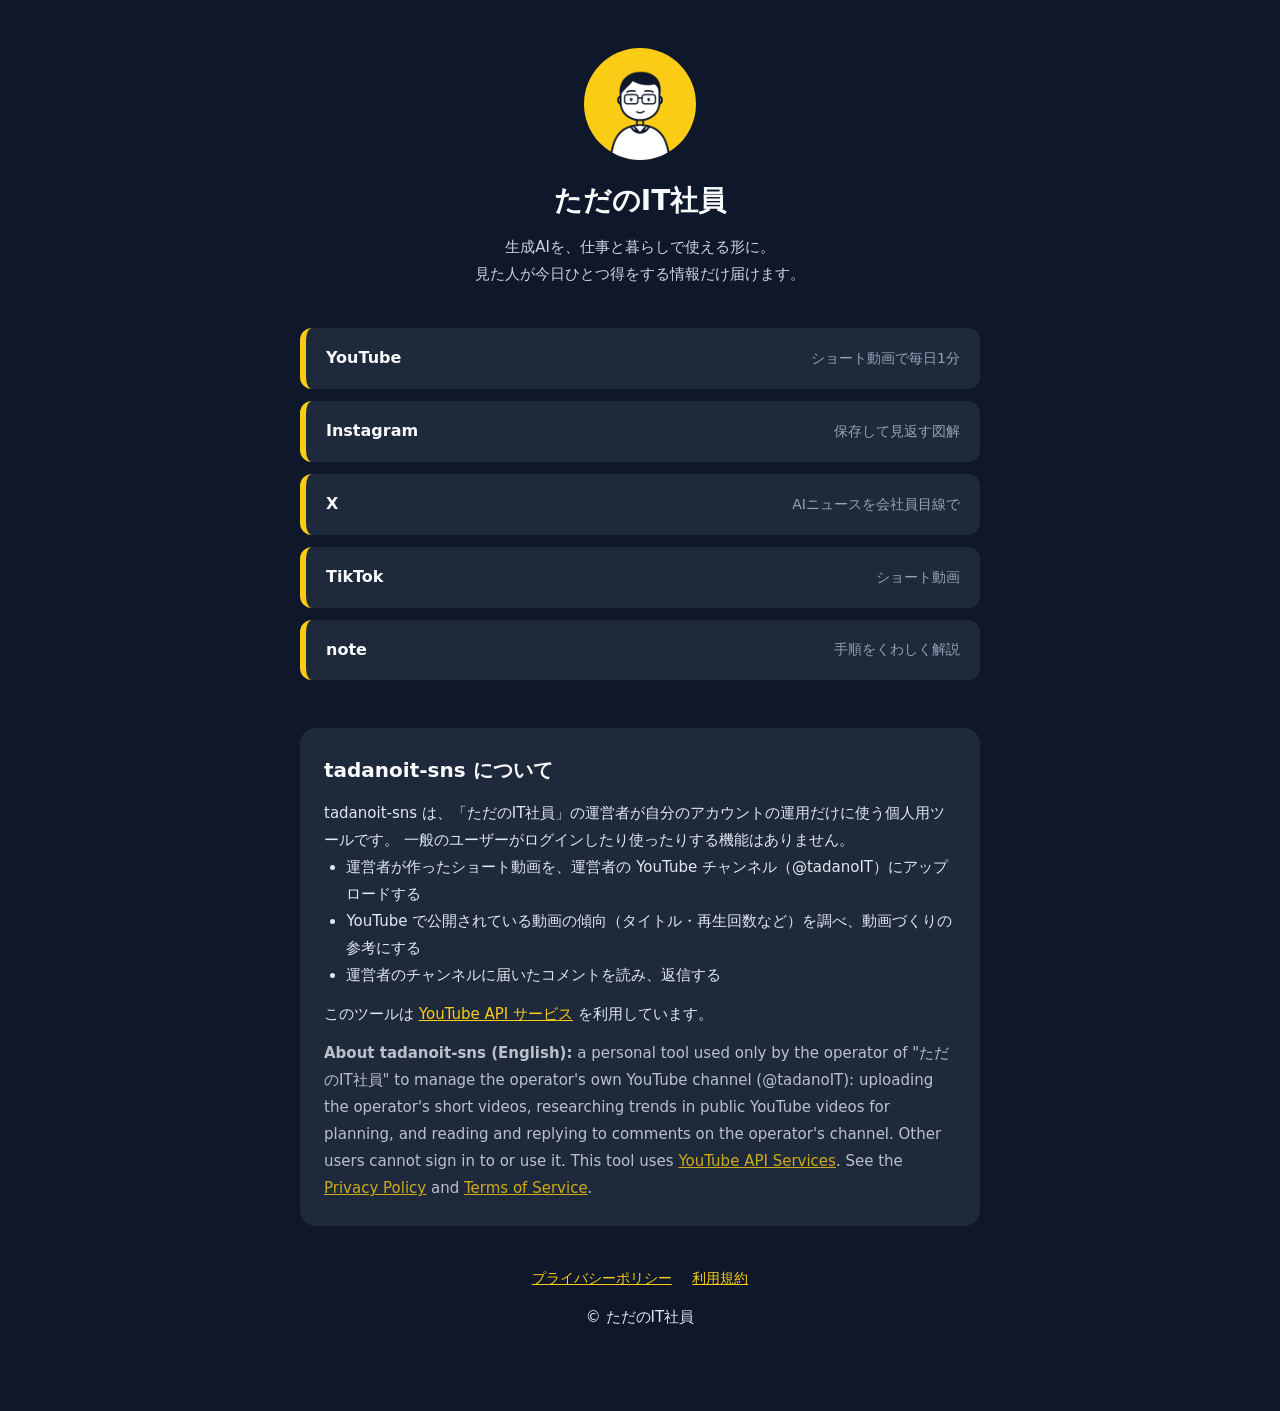
<file: index.html>
<!doctype html>
<html lang="ja">
<head>
<meta charset="utf-8">
<meta name="viewport" content="width=device-width, initial-scale=1">
<title>ただのIT社員</title>
<meta name="description" content="ただのIT社員が、生成AIを仕事と暮らしで使える形にして、本当に役立つものだけ届けます。">
<link rel="icon" href="icon.png">
<link rel="stylesheet" href="style.css">
</head>
<body>
<main>
  <header>
    <img src="icon.png" alt="ただのIT社員のアイコン">
    <h1>ただのIT社員</h1>
    <p class="tagline">生成AIを、仕事と暮らしで使える形に。<br>見た人が今日ひとつ得をする情報だけ届けます。</p>
  </header>

  <nav class="links" aria-label="SNS">
    <a href="https://www.youtube.com/@tadanoIT">YouTube <span>ショート動画で毎日1分</span></a>
    <a href="https://www.instagram.com/tadanoit/">Instagram <span>保存して見返す図解</span></a>
    <a href="https://x.com/tadanoIT">X <span>AIニュースを会社員目線で</span></a>
    <a href="https://www.tiktok.com/@tadanoit">TikTok <span>ショート動画</span></a>
    <a href="https://note.com/tadanoit">note <span>手順をくわしく解説</span></a>
  </nav>

  <section id="tadanoit-sns">
    <h2>tadanoit-sns について</h2>
    <p>
      tadanoit-sns は、「ただのIT社員」の運営者が自分のアカウントの運用だけに使う個人用ツールです。
      一般のユーザーがログインしたり使ったりする機能はありません。
    </p>
    <ul>
      <li>運営者が作ったショート動画を、運営者の YouTube チャンネル（@tadanoIT）にアップロードする</li>
      <li>YouTube で公開されている動画の傾向（タイトル・再生回数など）を調べ、動画づくりの参考にする</li>
      <li>運営者のチャンネルに届いたコメントを読み、返信する</li>
    </ul>
    <p style="margin-top:12px">
      このツールは <a href="https://www.youtube.com/t/terms">YouTube API サービス</a> を利用しています。
    </p>
    <p lang="en" style="margin-top:12px; opacity:.8">
      <b>About tadanoit-sns (English):</b> a personal tool used only by the operator of "ただのIT社員" to manage the operator's own YouTube channel (@tadanoIT):
      uploading the operator's short videos, researching trends in public YouTube videos for planning, and reading and replying to comments on the operator's channel.
      Other users cannot sign in to or use it. This tool uses <a href="https://www.youtube.com/t/terms">YouTube API Services</a>.
      See the <a href="privacy.html#en">Privacy Policy</a> and <a href="terms.html#en">Terms of Service</a>.
    </p>
  </section>

  <footer>
    <a href="privacy.html">プライバシーポリシー</a>
    <a href="terms.html">利用規約</a>
    <p style="margin-top:12px">© ただのIT社員</p>
  </footer>
</main>
</body>
</html>
</file>
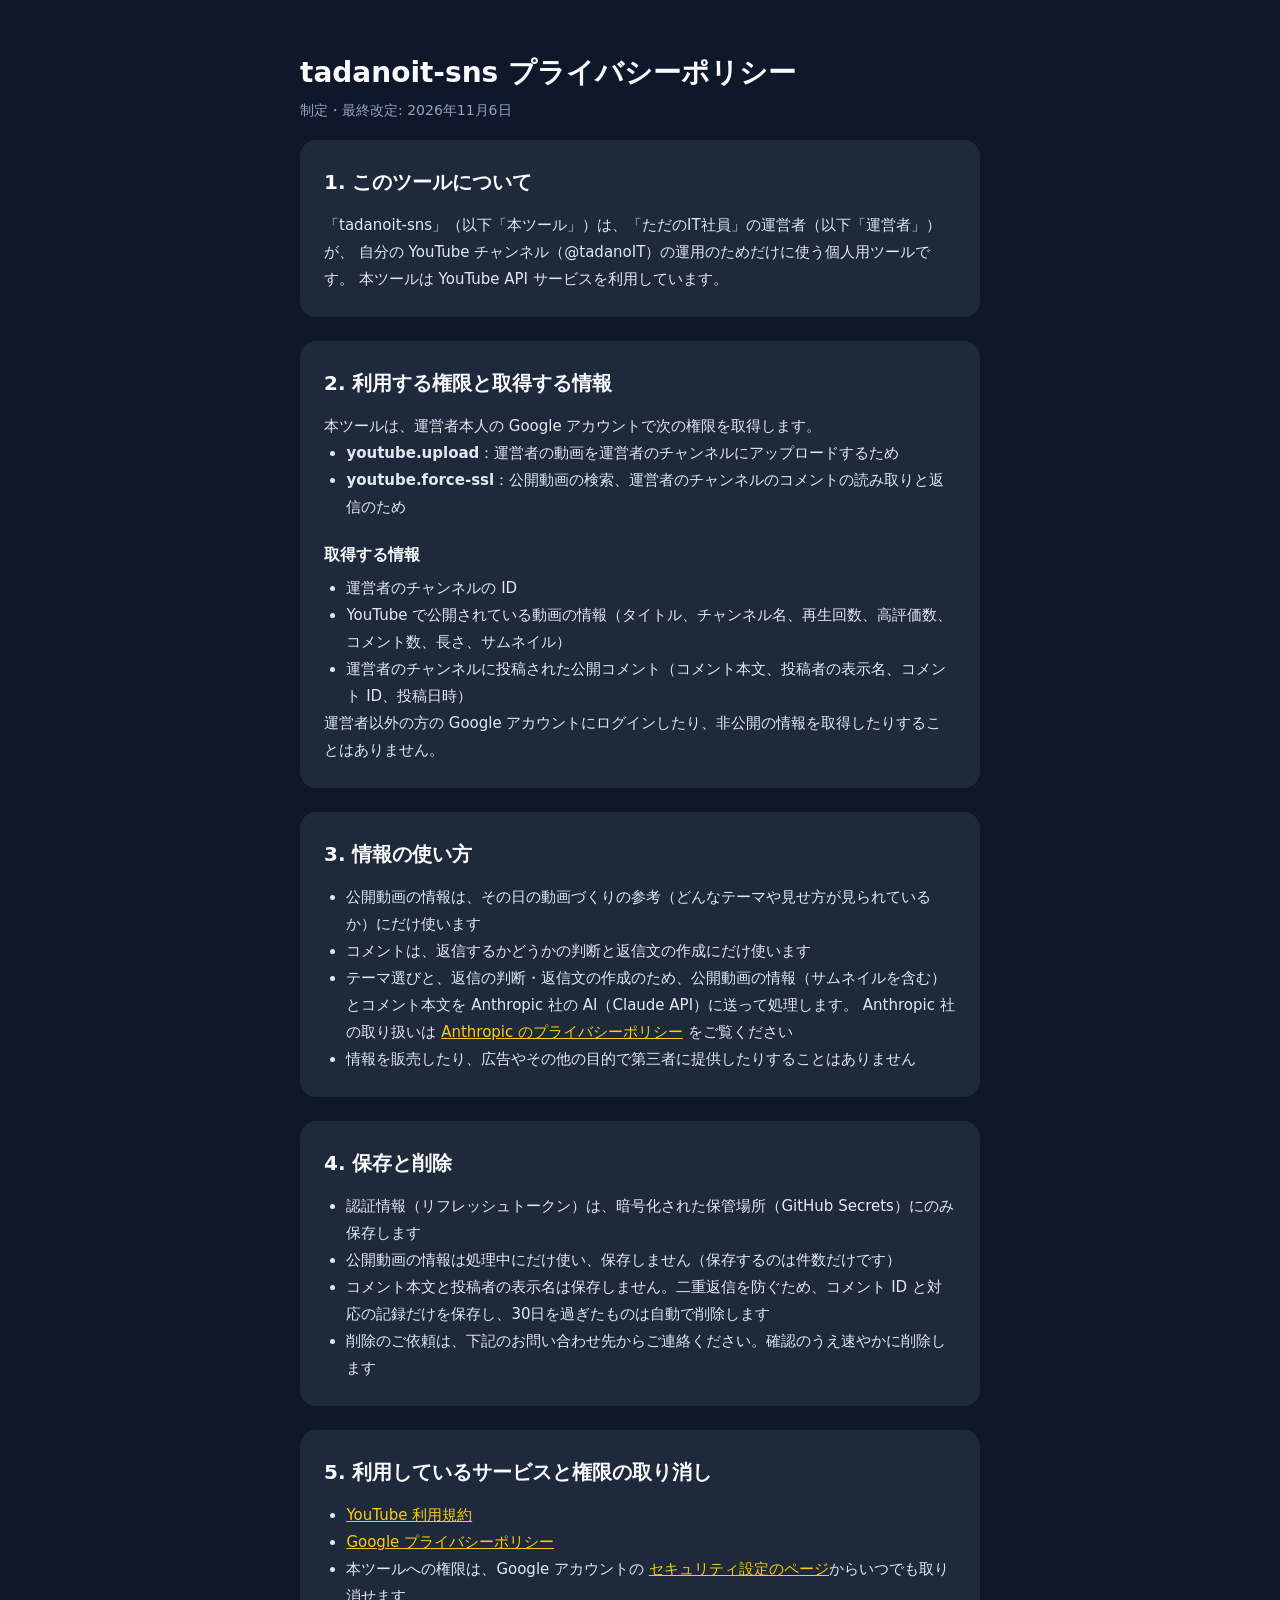
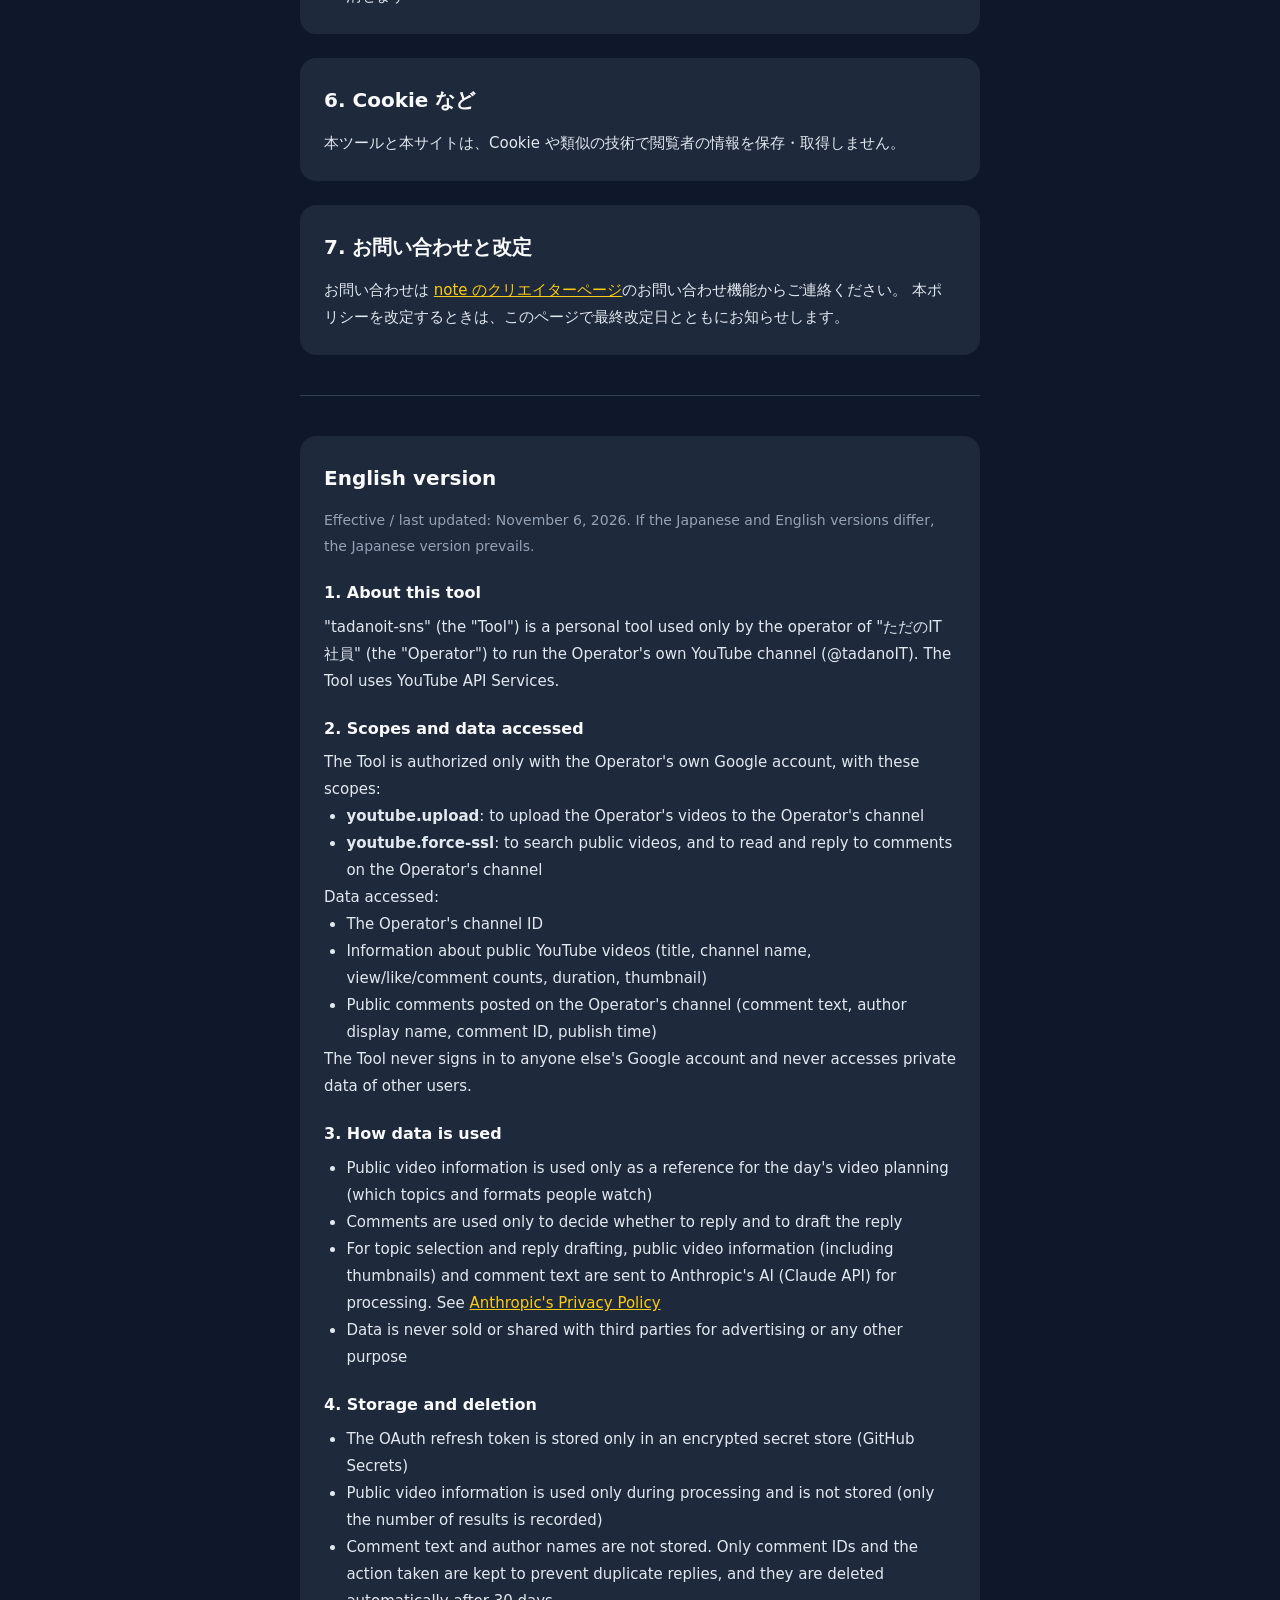
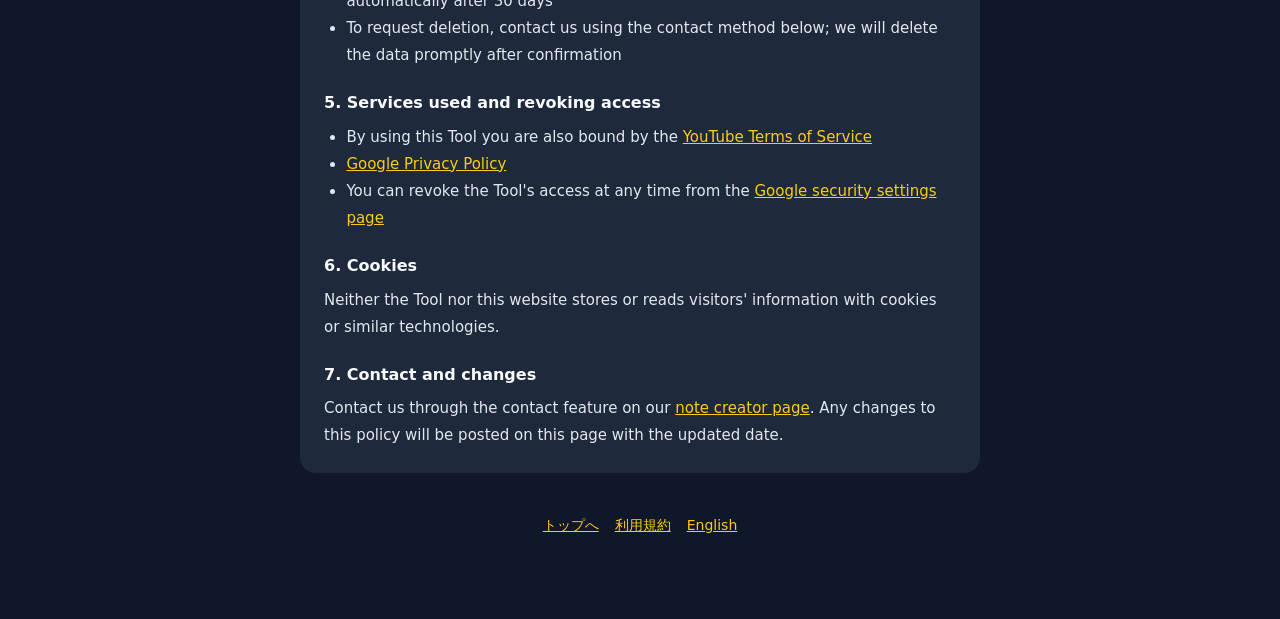
<file: privacy.html>
<!doctype html>
<html lang="ja">
<head>
<meta charset="utf-8">
<meta name="viewport" content="width=device-width, initial-scale=1">
<title>プライバシーポリシー｜tadanoit-sns</title>
<link rel="icon" href="icon.png">
<link rel="stylesheet" href="style.css">
</head>
<body>
<main>
  <h1>tadanoit-sns プライバシーポリシー</h1>
  <p class="updated">制定・最終改定: 2026年11月6日</p>

  <section>
    <h2>1. このツールについて</h2>
    <p>
      「tadanoit-sns」（以下「本ツール」）は、「ただのIT社員」の運営者（以下「運営者」）が、
      自分の YouTube チャンネル（@tadanoIT）の運用のためだけに使う個人用ツールです。
      本ツールは YouTube API サービスを利用しています。
    </p>
  </section>

  <section>
    <h2>2. 利用する権限と取得する情報</h2>
    <p>本ツールは、運営者本人の Google アカウントで次の権限を取得します。</p>
    <ul>
      <li><b>youtube.upload</b>：運営者の動画を運営者のチャンネルにアップロードするため</li>
      <li><b>youtube.force-ssl</b>：公開動画の検索、運営者のチャンネルのコメントの読み取りと返信のため</li>
    </ul>
    <h3>取得する情報</h3>
    <ul>
      <li>運営者のチャンネルの ID</li>
      <li>YouTube で公開されている動画の情報（タイトル、チャンネル名、再生回数、高評価数、コメント数、長さ、サムネイル）</li>
      <li>運営者のチャンネルに投稿された公開コメント（コメント本文、投稿者の表示名、コメント ID、投稿日時）</li>
    </ul>
    <p>運営者以外の方の Google アカウントにログインしたり、非公開の情報を取得したりすることはありません。</p>
  </section>

  <section>
    <h2>3. 情報の使い方</h2>
    <ul>
      <li>公開動画の情報は、その日の動画づくりの参考（どんなテーマや見せ方が見られているか）にだけ使います</li>
      <li>コメントは、返信するかどうかの判断と返信文の作成にだけ使います</li>
      <li>テーマ選びと、返信の判断・返信文の作成のため、公開動画の情報（サムネイルを含む）とコメント本文を Anthropic 社の AI（Claude API）に送って処理します。
        Anthropic 社の取り扱いは <a href="https://www.anthropic.com/legal/privacy">Anthropic のプライバシーポリシー</a> をご覧ください</li>
      <li>情報を販売したり、広告やその他の目的で第三者に提供したりすることはありません</li>
    </ul>
  </section>

  <section>
    <h2>4. 保存と削除</h2>
    <ul>
      <li>認証情報（リフレッシュトークン）は、暗号化された保管場所（GitHub Secrets）にのみ保存します</li>
      <li>公開動画の情報は処理中にだけ使い、保存しません（保存するのは件数だけです）</li>
      <li>コメント本文と投稿者の表示名は保存しません。二重返信を防ぐため、コメント ID と対応の記録だけを保存し、30日を過ぎたものは自動で削除します</li>
      <li>削除のご依頼は、下記のお問い合わせ先からご連絡ください。確認のうえ速やかに削除します</li>
    </ul>
  </section>

  <section>
    <h2>5. 利用しているサービスと権限の取り消し</h2>
    <ul>
      <li><a href="https://www.youtube.com/t/terms">YouTube 利用規約</a></li>
      <li><a href="https://policies.google.com/privacy">Google プライバシーポリシー</a></li>
      <li>本ツールへの権限は、Google アカウントの
        <a href="https://security.google.com/settings/security/permissions">セキュリティ設定のページ</a>からいつでも取り消せます</li>
    </ul>
  </section>

  <section>
    <h2>6. Cookie など</h2>
    <p>本ツールと本サイトは、Cookie や類似の技術で閲覧者の情報を保存・取得しません。</p>
  </section>

  <section>
    <h2>7. お問い合わせと改定</h2>
    <p>
      お問い合わせは <a href="https://note.com/tadanoit">note のクリエイターページ</a>のお問い合わせ機能からご連絡ください。
      本ポリシーを改定するときは、このページで最終改定日とともにお知らせします。
    </p>
  </section>

  <hr>

  <section lang="en" id="en">
    <h2>English version</h2>
    <p class="updated">Effective / last updated: November 6, 2026. If the Japanese and English versions differ, the Japanese version prevails.</p>

    <h3>1. About this tool</h3>
    <p>"tadanoit-sns" (the "Tool") is a personal tool used only by the operator of "ただのIT社員" (the "Operator") to run the Operator's own YouTube channel (@tadanoIT). The Tool uses YouTube API Services.</p>

    <h3>2. Scopes and data accessed</h3>
    <p>The Tool is authorized only with the Operator's own Google account, with these scopes:</p>
    <ul>
      <li><b>youtube.upload</b>: to upload the Operator's videos to the Operator's channel</li>
      <li><b>youtube.force-ssl</b>: to search public videos, and to read and reply to comments on the Operator's channel</li>
    </ul>
    <p>Data accessed:</p>
    <ul>
      <li>The Operator's channel ID</li>
      <li>Information about public YouTube videos (title, channel name, view/like/comment counts, duration, thumbnail)</li>
      <li>Public comments posted on the Operator's channel (comment text, author display name, comment ID, publish time)</li>
    </ul>
    <p>The Tool never signs in to anyone else's Google account and never accesses private data of other users.</p>

    <h3>3. How data is used</h3>
    <ul>
      <li>Public video information is used only as a reference for the day's video planning (which topics and formats people watch)</li>
      <li>Comments are used only to decide whether to reply and to draft the reply</li>
      <li>For topic selection and reply drafting, public video information (including thumbnails) and comment text are sent to Anthropic's AI (Claude API) for processing. See <a href="https://www.anthropic.com/legal/privacy">Anthropic's Privacy Policy</a></li>
      <li>Data is never sold or shared with third parties for advertising or any other purpose</li>
    </ul>

    <h3>4. Storage and deletion</h3>
    <ul>
      <li>The OAuth refresh token is stored only in an encrypted secret store (GitHub Secrets)</li>
      <li>Public video information is used only during processing and is not stored (only the number of results is recorded)</li>
      <li>Comment text and author names are not stored. Only comment IDs and the action taken are kept to prevent duplicate replies, and they are deleted automatically after 30 days</li>
      <li>To request deletion, contact us using the contact method below; we will delete the data promptly after confirmation</li>
    </ul>

    <h3>5. Services used and revoking access</h3>
    <ul>
      <li>By using this Tool you are also bound by the <a href="https://www.youtube.com/t/terms">YouTube Terms of Service</a></li>
      <li><a href="https://policies.google.com/privacy">Google Privacy Policy</a></li>
      <li>You can revoke the Tool's access at any time from the <a href="https://security.google.com/settings/security/permissions">Google security settings page</a></li>
    </ul>

    <h3>6. Cookies</h3>
    <p>Neither the Tool nor this website stores or reads visitors' information with cookies or similar technologies.</p>

    <h3>7. Contact and changes</h3>
    <p>Contact us through the contact feature on our <a href="https://note.com/tadanoit">note creator page</a>. Any changes to this policy will be posted on this page with the updated date.</p>
  </section>

  <footer><a href="index.html">トップへ</a><a href="terms.html">利用規約</a><a href="#en">English</a></footer>
</main>
</body>
</html>
</file>
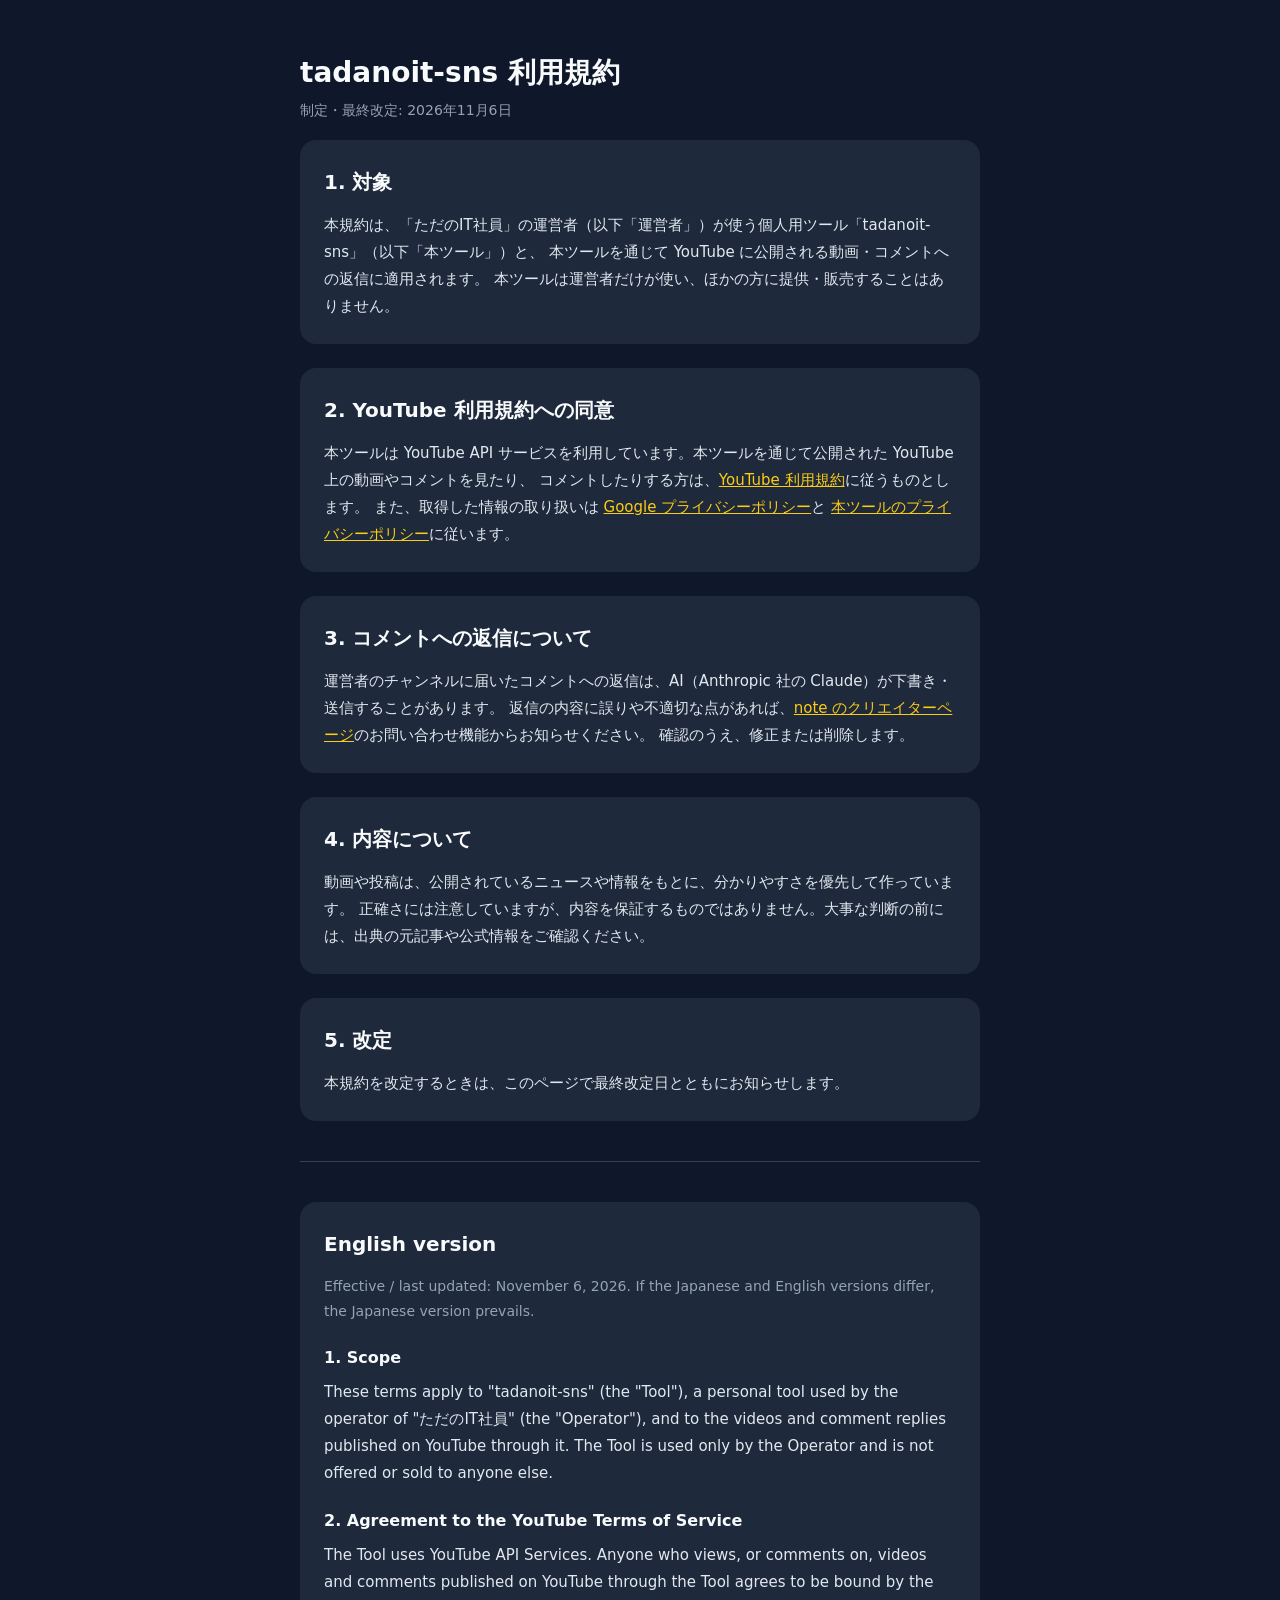
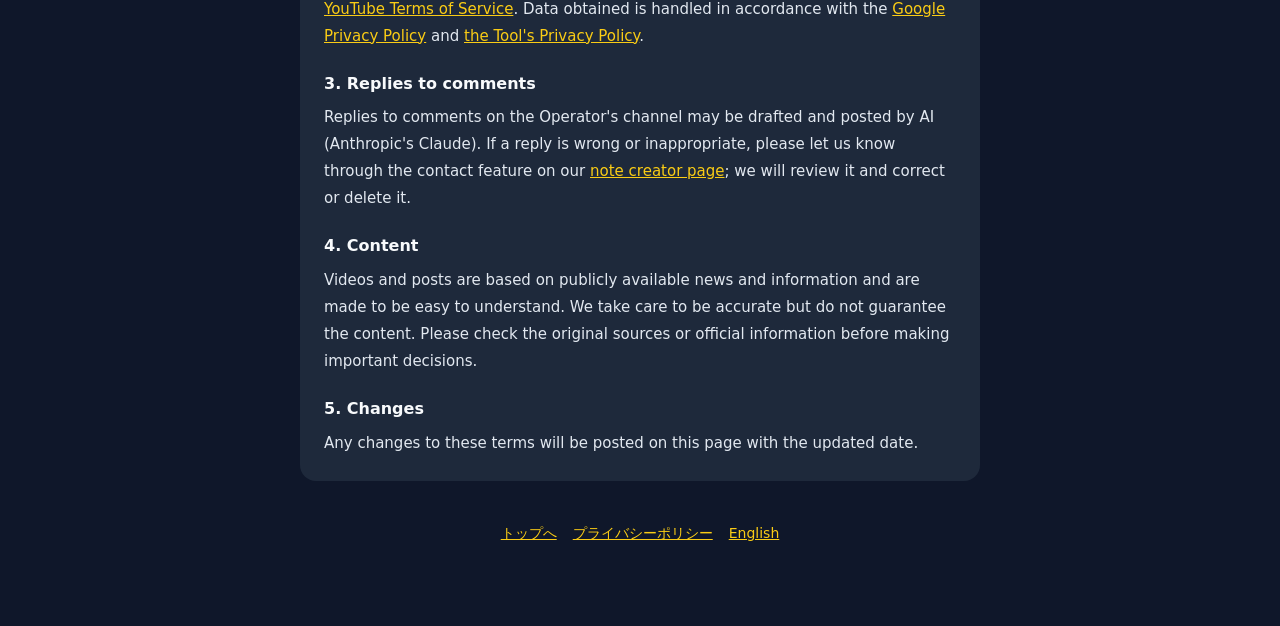
<file: terms.html>
<!doctype html>
<html lang="ja">
<head>
<meta charset="utf-8">
<meta name="viewport" content="width=device-width, initial-scale=1">
<title>利用規約｜tadanoit-sns</title>
<link rel="icon" href="icon.png">
<link rel="stylesheet" href="style.css">
</head>
<body>
<main>
  <h1>tadanoit-sns 利用規約</h1>
  <p class="updated">制定・最終改定: 2026年11月6日</p>

  <section>
    <h2>1. 対象</h2>
    <p>
      本規約は、「ただのIT社員」の運営者（以下「運営者」）が使う個人用ツール「tadanoit-sns」（以下「本ツール」）と、
      本ツールを通じて YouTube に公開される動画・コメントへの返信に適用されます。
      本ツールは運営者だけが使い、ほかの方に提供・販売することはありません。
    </p>
  </section>

  <section>
    <h2>2. YouTube 利用規約への同意</h2>
    <p>
      本ツールは YouTube API サービスを利用しています。本ツールを通じて公開された YouTube 上の動画やコメントを見たり、
      コメントしたりする方は、<a href="https://www.youtube.com/t/terms">YouTube 利用規約</a>に従うものとします。
      また、取得した情報の取り扱いは <a href="https://policies.google.com/privacy">Google プライバシーポリシー</a>と
      <a href="privacy.html">本ツールのプライバシーポリシー</a>に従います。
    </p>
  </section>

  <section>
    <h2>3. コメントへの返信について</h2>
    <p>
      運営者のチャンネルに届いたコメントへの返信は、AI（Anthropic 社の Claude）が下書き・送信することがあります。
      返信の内容に誤りや不適切な点があれば、<a href="https://note.com/tadanoit">note のクリエイターページ</a>のお問い合わせ機能からお知らせください。
      確認のうえ、修正または削除します。
    </p>
  </section>

  <section>
    <h2>4. 内容について</h2>
    <p>
      動画や投稿は、公開されているニュースや情報をもとに、分かりやすさを優先して作っています。
      正確さには注意していますが、内容を保証するものではありません。大事な判断の前には、出典の元記事や公式情報をご確認ください。
    </p>
  </section>

  <section>
    <h2>5. 改定</h2>
    <p>本規約を改定するときは、このページで最終改定日とともにお知らせします。</p>
  </section>

  <hr>

  <section lang="en" id="en">
    <h2>English version</h2>
    <p class="updated">Effective / last updated: November 6, 2026. If the Japanese and English versions differ, the Japanese version prevails.</p>

    <h3>1. Scope</h3>
    <p>These terms apply to "tadanoit-sns" (the "Tool"), a personal tool used by the operator of "ただのIT社員" (the "Operator"), and to the videos and comment replies published on YouTube through it. The Tool is used only by the Operator and is not offered or sold to anyone else.</p>

    <h3>2. Agreement to the YouTube Terms of Service</h3>
    <p>The Tool uses YouTube API Services. Anyone who views, or comments on, videos and comments published on YouTube through the Tool agrees to be bound by the <a href="https://www.youtube.com/t/terms">YouTube Terms of Service</a>. Data obtained is handled in accordance with the <a href="https://policies.google.com/privacy">Google Privacy Policy</a> and <a href="privacy.html#en">the Tool's Privacy Policy</a>.</p>

    <h3>3. Replies to comments</h3>
    <p>Replies to comments on the Operator's channel may be drafted and posted by AI (Anthropic's Claude). If a reply is wrong or inappropriate, please let us know through the contact feature on our <a href="https://note.com/tadanoit">note creator page</a>; we will review it and correct or delete it.</p>

    <h3>4. Content</h3>
    <p>Videos and posts are based on publicly available news and information and are made to be easy to understand. We take care to be accurate but do not guarantee the content. Please check the original sources or official information before making important decisions.</p>

    <h3>5. Changes</h3>
    <p>Any changes to these terms will be posted on this page with the updated date.</p>
  </section>

  <footer><a href="index.html">トップへ</a><a href="privacy.html">プライバシーポリシー</a><a href="#en">English</a></footer>
</main>
</body>
</html>
</file>
<file: style.css>
* { box-sizing: border-box; margin: 0; padding: 0; }
body {
  background: #0f172a; color: #f8fafc;
  font-family: "Noto Sans JP", "Hiragino Sans", "Yu Gothic", system-ui, sans-serif;
  line-height: 1.8; padding: 48px 20px 80px;
}
main { max-width: 680px; margin: 0 auto; }
a { color: #facc15; }
header { text-align: center; margin-bottom: 40px; }
header img { width: 112px; height: 112px; border-radius: 50%; display: block; margin: 0 auto 16px; }
h1 { font-size: 28px; font-weight: 900; }
.tagline { color: #cbd5e1; margin-top: 8px; }
.links { display: grid; gap: 12px; margin: 32px 0 48px; }
.links a {
  display: flex; justify-content: space-between; align-items: center;
  background: #1e293b; border-left: 6px solid #facc15; border-radius: 12px;
  padding: 16px 20px; color: #f8fafc; text-decoration: none; font-weight: 700;
}
.links a span { color: #94a3b8; font-weight: 400; font-size: 14px; }
.links a:hover { background: #273449; }
section { background: #1e293b; border-radius: 16px; padding: 24px; margin-bottom: 24px; }
h2 { font-size: 20px; margin-bottom: 12px; }
h3 { font-size: 16px; margin: 20px 0 6px; }
p, li { color: #e2e8f0; font-size: 15px; }
ul { padding-left: 1.4em; }
.en { color: #94a3b8; font-size: 14px; margin-top: 6px; }
footer { text-align: center; color: #94a3b8; font-size: 14px; margin-top: 40px; }
footer a { margin: 0 8px; }
.updated { color: #94a3b8; font-size: 14px; margin-bottom: 16px; }

hr { border: none; border-top: 1px solid #334155; margin: 40px 0; }
</file>
